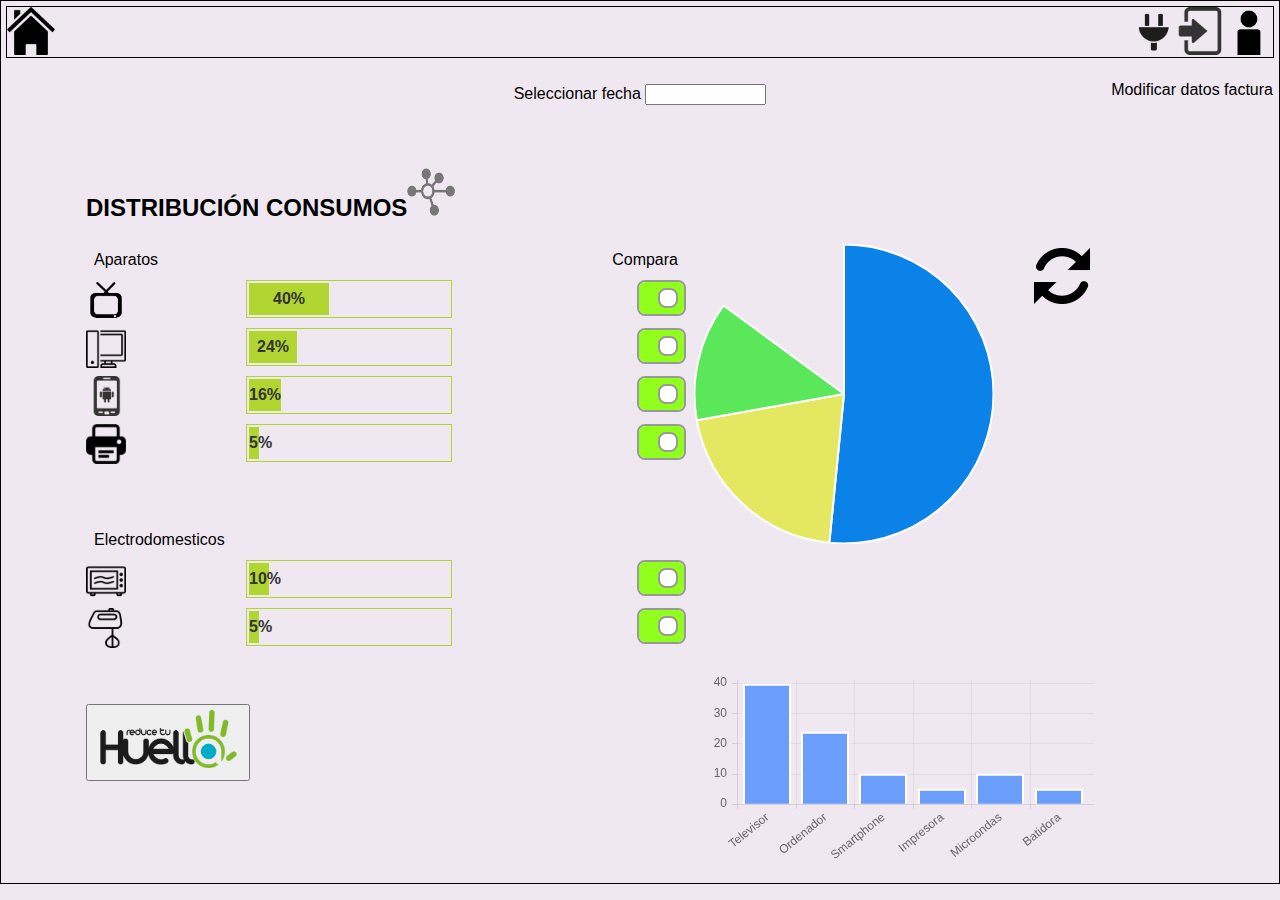
<file: index.html>
<!doctype html>
<html>
<head>
<meta charset="utf-8">
<title>EcoSave - Distribucion Consumos</title>
<body style="background:#F0E8F1">
<!-- css3-mediaqueries.js para internet explorer -->
<!--[if lt IE 9]>
	<script src="http://css3-mediaqueries-js.googlecode.com/svn/trunk/css3-mediaqueries.js"></script>
<![endif]-->

<link href="css/botones.css" rel="stylesheet">
<link href="css/graficos.css" rel="stylesheet">
<link href="css/styles.css" rel="stylesheet">

</head>

<body>

<script src="js/index.js">
</script>

<div id="pagewrap">

	<div id="header">
	    <a href="index.html"><IMG SRC="images/home.png" WIDTH=48 HEIGHT=48 ALT="Nombre de la empresa"></a>
	    <!--<a href=""><IMG SRC="images/config.png" WIDTH=48 HEIGHT=48 ALT="Configuración" P ALIGN=right></a>-->
        <a href=""><IMG SRC="images/yo.png" WIDTH=48 HEIGHT=48 ALT="Mi perfil" P ALIGN=right></a>
        <a href=""><IMG SRC="images/cerrar.png" WIDTH=48 HEIGHT=48 ALT="Cerrar sesión" P ALIGN=right></a>
        <a href="form.html"><IMG SRC="images/enchufe.png" WIDTH=48 HEIGHT=48 ALT="Datos factura" P ALIGN=right></a>
        <a href ="form.html" style="text-decoration:none; color:black;" ><p ALIGN=right >Modificar datos factura</p></a>
	</div>

  <div id="header2"><center><br>

    <link rel="stylesheet" type="text/css" media="all" href="css/jsDatePick_ltr.min.css" />

    <script type="text/javascript" src="js/jsDatePick.min.1.3.js"></script>

    <script type="text/javascript">
    	window.onload = function(){
    		new JsDatePick({
    			useMode:2,
    			target:"inputField",
    			dateFormat:"%d-%M-%Y"

    		});
    	};
    </script>


      Seleccionar fecha

        <input type="text" size="12" id="inputField" />
	</div></center>

	<div id="content">
		<h2>DISTRIBUCIÓN CONSUMOS<IMG SRC="images/distri.png" WIDTH=48 HEIGHT=48></h2>


      <div id="paginacion">
        <span class="izquierda">Aparatos</span>
        <span class="derecha">Compara</span>
      </div>

<br>

<div id="paginacion1">
<span class="izquierda"><IMG SRC="images/tv.png" WIDTH=40 HEIGHT=40></span>
<span class="centro"><div class="grafico"><strong class="barra" id="bar1" style="width: 40%;">40%</strong></div></span>
<span class="derecha"><div class="onoffswitch">
<input type="checkbox" name="onoffswitch" class="onoffswitch-checkbox" id="myonoffswitch" onchange="renderChart(this, 'val')" checked>
<label class="onoffswitch-label" for="myonoffswitch">
<span class="onoffswitch-inner"></span>
<span class="onoffswitch-switch"></span>
</label>
</div>
</span>
</div>


<br>
<br>



<div id="paginacion2">
<span class="izquierda"><IMG SRC="images/computer.png" WIDTH=40 HEIGHT=40></span>
<span class="centro"><div class="grafico"><strong class="barra" id="bar2" style="width: 24%;">24%</strong></div></span>
<span class="derecha"><div class="onoffswitch2">
<input type="checkbox" name="onoffswitch2" class="onoffswitch2-checkbox" id="myonoffswitch2" onchange="renderChart(this, 'val')" checked>
<label class="onoffswitch2-label" for="myonoffswitch2">
<span class="onoffswitch2-inner"></span>
<span class="onoffswitch2-switch"></span>
</label>
</div>
</span>
</div>


<br>
<br>



<div id="paginacion3">
<span class="izquierda"><IMG SRC="images/smartphone.png" WIDTH=40 HEIGHT=40></span>
<span class="centro"><div class="grafico"><strong class="barra" id="bar3" style="width: 16%;">16%</strong></div></span>
<span class="derecha"><div class="onoffswitch3">
<input type="checkbox" name="onoffswitch" class="onoffswitch3-checkbox" id="myonoffswitch3" onchange="renderChart(this, 'val')" checked>
<label class="onoffswitch3-label" for="myonoffswitch3">
<span class="onoffswitch3-inner"></span>
<span class="onoffswitch3-switch"></span>
</label>
</div>
</span>
</div>


<br>
<br>



<div id="paginacion4">
<span class="izquierda"><IMG SRC="images/printer.png" WIDTH=40 HEIGHT=40></span>
<span class="centro"><div class="grafico"><strong class="barra" id="bar4" style="width: 5%;">5%</strong></div></span>
<span class="derecha"><div class="onoffswitch4">
<input type="checkbox" name="onoffswitch" class="onoffswitch4-checkbox" id="myonoffswitch4" onchange="renderChart(this, 'val')" checked>
<label class="onoffswitch4-label" for="myonoffswitch4">
<span class="onoffswitch4-inner"></span>
<span class="onoffswitch4-switch"></span>
</label>
</div>
</span>
</div>


<br>
<br>
<!--
<span class="izquierda"><IMG SRC="images/add.png" WIDTH=48 HEIGHT=48></span>
-->
<br>
<br>

<div id="paginacion">
  <span class="izquierda">Electrodomesticos</span>
</div>

<br>

<div id="paginacion5">
<span class="izquierda"><IMG SRC="images/microwave.png" WIDTH=40 HEIGHT=40></span>
<span class="centro"><div class="grafico"><strong class="barra" id="bar5" style="width: 10%;">10%</strong></div></span>
<span class="derecha"><div class="onoffswitch5">
<input type="checkbox" name="onoffswitch" class="onoffswitch5-checkbox" id="myonoffswitch5" onchange="renderChart(this, 'val')" checked>
<label class="onoffswitch5-label" for="myonoffswitch5">
<span class="onoffswitch5-inner"></span>
<span class="onoffswitch5-switch"></span>
</label>
</div>
</span>
</div>


<br>
<br>



<div id="paginacion6">
<span class="izquierda"><IMG SRC="images/mixer.png" WIDTH=40 HEIGHT=40></span>
<span class="centro"><div class="grafico"><strong class="barra" id="bar6" style="width: 5%;">5%</strong></div></span>
<span class="derecha"><div class="onoffswitch6">
<input type="checkbox" name="onoffswitch" class="onoffswitch6-checkbox" id="myonoffswitch6" onchange="renderChart(this, 'val')" checked>
<label class="onoffswitch6-label" for="myonoffswitch6">
<span class="onoffswitch6-inner"></span>
<span class="onoffswitch6-switch"></span>
</label>
</div>
</span>
</div>



<br>
<br>
<!--
<span class="izquierda"><IMG SRC="images/add.png" WIDTH=48 HEIGHT=48></span>
-->
<br>
<br>

<span class="izquierda"><a href="consumo.html"><button type="button"><IMG SRC="images/reduce.png" WIDTH=148 HEIGHT=68></IMG></button></span>

</div>
<br>
<br>
<br>
<br>




<div id="sidebar">

<IMG SRC="images/refresh.png" WIDTH=64 HEIGHT=64 ALT="Actualizar" P ALIGN=right>
<script src="js/Chart.js"></script>
<div id="canvas-holder">
<canvas id="chart-area" width="300" height="300"></canvas><br><br><br><br><br><br>
<canvas id="chart-area3" width="600" height="300"></canvas>
</div>
<script>

    var pieData = [{value: 40,color:"#0b82e7",highlight: "#0c62ab",label: "Iluminacion"},
    				{
    					value: 16,
    					color: "#e3e860",
    					highlight: "#a9ad47",
    					label: "Electrodomesticos"
    				},
    				{
    					value: 10,
    					color: "#5ae85a",
    					highlight: "#42a642",
    					label: "Otros"
    				},
    			];

    	var barChartData = {
    		labels : ["Televisor", "Ordenador", "Smartphone", "Impresora", "Microondas", "Batidora"],
    		datasets : [
    			{
    				fillColor : "#6b9dfa",
    				strokeColor : "#ffffff",
    				highlightFill: "#1864f2",
    				highlightStroke: "#ffffff",
    				data : [40, 24, 10, 5, 10, 5]
    			}
    		]

    	}

    var ctx = document.getElementById("chart-area").getContext("2d");
    var ctx3 = document.getElementById("chart-area3").getContext("2d");

    window.myPie = new Chart(ctx).Pie(pieData);
    window.myPie = new Chart(ctx3).Bar(barChartData, {responsive:true});
</script>
</div>
<br>
<br>
<br>
<br>
<br>
<br>

<div id="footer">
<h4></h4>
</div>

</div>
</body>
</html>
</file>
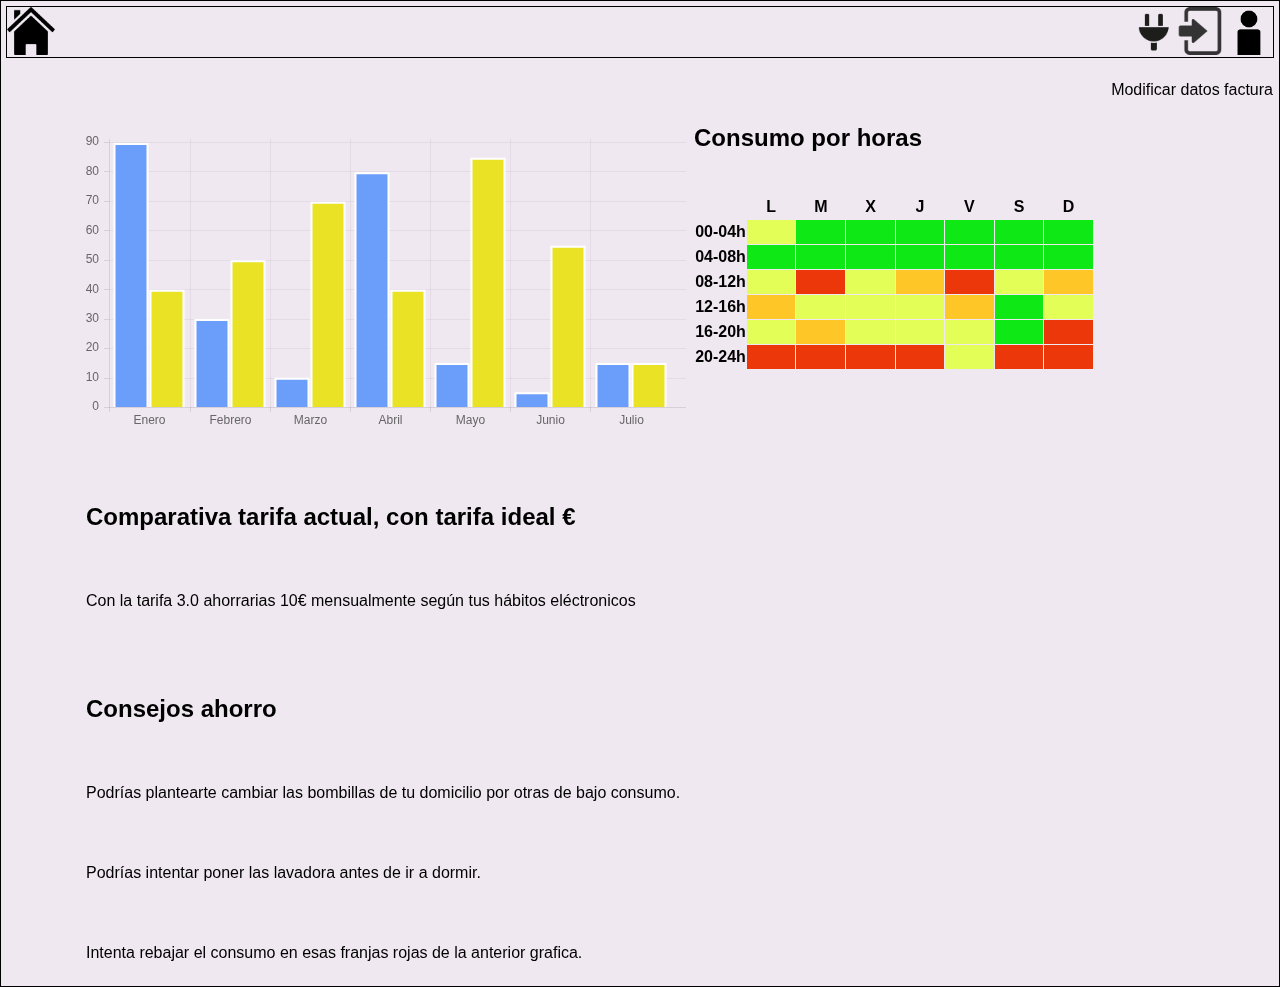
<file: consumo.html>
<!doctype html>
<html>
<head>
<meta charset="utf-8">
<title>EcoSave - Huella Ecologica</title>
<body style="background:#F0E8F1">
<!-- css3-mediaqueries.js para internet explorer -->
<!--[if lt IE 9]>
	<script src="http://css3-mediaqueries-js.googlecode.com/svn/trunk/css3-mediaqueries.js"></script>
<![endif]-->

<link href="css/botones.css" rel="stylesheet">
<link href="css/graficos.css" rel="stylesheet">
<link href="css/styles.css" rel="stylesheet">


</head>

<body>

<div id="pagewrap">

	<div id="header">
      <a href="index.html"><IMG SRC="images/home.png" WIDTH=48 HEIGHT=48 ALT="Nombre de la empresa"></a>
      <!--<a href=""><IMG SRC="images/config.png" WIDTH=48 HEIGHT=48 ALT="Configuración" P ALIGN=right></a>-->
        <a href=""><IMG SRC="images/yo.png" WIDTH=48 HEIGHT=48 ALT="Mi perfil" P ALIGN=right></a>
        <a href=""><IMG SRC="images/cerrar.png" WIDTH=48 HEIGHT=48 ALT="Cerrar sesión" P ALIGN=right></a>
        <a href="form.html"><IMG SRC="images/enchufe.png" WIDTH=48 HEIGHT=48 ALT="Datos factura" P ALIGN=right></a>
        <a href ="form.html" style="text-decoration:none; color:black;" ><p ALIGN=right >Modificar datos factura</p></a>
  </div>

	<div id="content">
<br><br><br>
<script src="js/Chart.js"></script>


<div id="canvas-holder">
<canvas id="chart-area3" width="600" height="300"></canvas>
</div>
<script>


    	var barChartData = {
    		labels : ["Enero","Febrero","Marzo","Abril","Mayo","Junio","Julio"],
    		datasets : [
    			{
    				fillColor : "#6b9dfa",
    				strokeColor : "#ffffff",
    				highlightFill: "#1864f2",
    				highlightStroke: "#ffffff",
    				data : [90,30,10,80,15,5,15]
    			},
    			{
    				fillColor : "#e9e225",
    				strokeColor : "#ffffff",
    				highlightFill : "#ee7f49",
    				highlightStroke : "#ffffff",
    				data : [40,50,70,40,85,55,15]
    			}
    		]

    	}


    var ctx3 = document.getElementById("chart-area3").getContext("2d");


    window.myPie = new Chart(ctx3).Bar(barChartData, {responsive:true});
</script>

<br><br>

		<h2>Comparativa tarifa actual, con tarifa ideal €</h2>

      <br>
      <p>Con la tarifa 3.0 ahorrarias 10€ mensualmente según tus hábitos eléctronicos</p>
      <br><br>
      <h2>Consejos ahorro</h2>
      <br>
      <p>Podrías plantearte cambiar las bombillas de tu domicilio por otras de bajo consumo.</p>
      <br>
      <p>Podrías intentar poner las lavadora antes de ir a dormir.</p>
      <br>
      <p>Intenta rebajar el consumo en esas franjas rojas de la anterior grafica.</p>


</div>
<br>
<br>






<div id="sidebar">


<h2>Consumo por horas</h2>

<br>

  <table id="dist">
  	<tbody>
  		<thead>
  			<tr>
  			<th></th>
  			<th>L</th>
  			<th>M</th>
  			<th>X</th>
  			<th>J</th>
  			<th>V</th>
  			<th>S</th>
  			<th>D</th>
  			</tr>
  		</thead>
  		<tbody>
  			<tr>
  				<th>00-04h</th>
  					<td class="dist dist_-1" id="w1h0"></td>
  					<td class="dist dist_-4" id="w2h0"></td>
  					<td class="dist dist_-4" id="w3h0"></td>
  					<td class="dist dist_-4" id="w4h0"></td>
  					<td class="dist dist_-4" id="w5h0"></td>
  					<td class="dist dist_-4" id="w6h0"></td>
  					<td class="dist dist_-4" id="w7h0"></td>
  			</tr>
  			<tr>
  				<th>04-08h</th>
  					<td class="dist dist_-4" id="w1h1"></td>
  					<td class="dist dist_-4" id="w2h1"></td>
  					<td class="dist dist_-4" id="w3h1"></td>
  					<td class="dist dist_-4" id="w4h1"></td>
  					<td class="dist dist_-4" id="w5h1"></td>
  					<td class="dist dist_-4" id="w6h1"></td>
  					<td class="dist dist_-4" id="w7h1"></td>
  			</tr>
  			<tr>
  				<th>08-12h</th>
  					<td class="dist dist_2" id="w1h2"></td>
  					<td class="dist dist_4" id="w2h2"></td>
  					<td class="dist dist_2" id="w3h2"></td>
  					<td class="dist dist_3" id="w4h2"></td>
  					<td class="dist dist_4" id="w5h2"></td>
  					<td class="dist dist_0" id="w6h2"></td>
  					<td class="dist dist_3" id="w7h2"></td>
  			</tr>
  			<tr>
  				<th>12-16h</th>
  					<td class="dist dist_3" id="w1h3"></td>
  					<td class="dist dist_1" id="w2h3"></td>
  					<td class="dist dist_-2" id="w3h3"></td>
  					<td class="dist dist_0" id="w4h3"></td>
  					<td class="dist dist_3" id="w5h3"></td>
  					<td class="dist dist_-4" id="w6h3"></td>
  					<td class="dist dist_-1" id="w7h3"></td>
  			</tr>
  			<tr>
  				<th>16-20h</th>
  					<td class="dist dist_-1" id="w1h4"></td>
  					<td class="dist dist_3" id="w2h4"></td>
  					<td class="dist dist_-1" id="w3h4"></td>
  					<td class="dist dist_1" id="w4h4"></td>
  					<td class="dist dist_-2" id="w5h4"></td>
  					<td class="dist dist_-4" id="w6h4"></td>
  					<td class="dist dist_4" id="w7h4"></td>
  			</tr>
  			<tr>
  				<th>20-24h</th>
  					<td class="dist dist_4" id="w1h5"></td>
  					<td class="dist dist_4" id="w2h5"></td>
  					<td class="dist dist_4" id="w3h5"></td>
  					<td class="dist dist_4" id="w4h5"></td>
  					<td class="dist dist_-3" id="w5h5"></td>
  					<td class="dist dist_4" id="w6h5"></td>
  					<td class="dist dist_4" id="w7h5"></td>
  			</tr>
  		</tbody>
  	</tbody>
  </table>













</div>





<br>
<br>
<br>
<br>
<br>
<br>

<div id="footer">
<h4></h4>
</div>

</div>
</body>
</html>
</file>
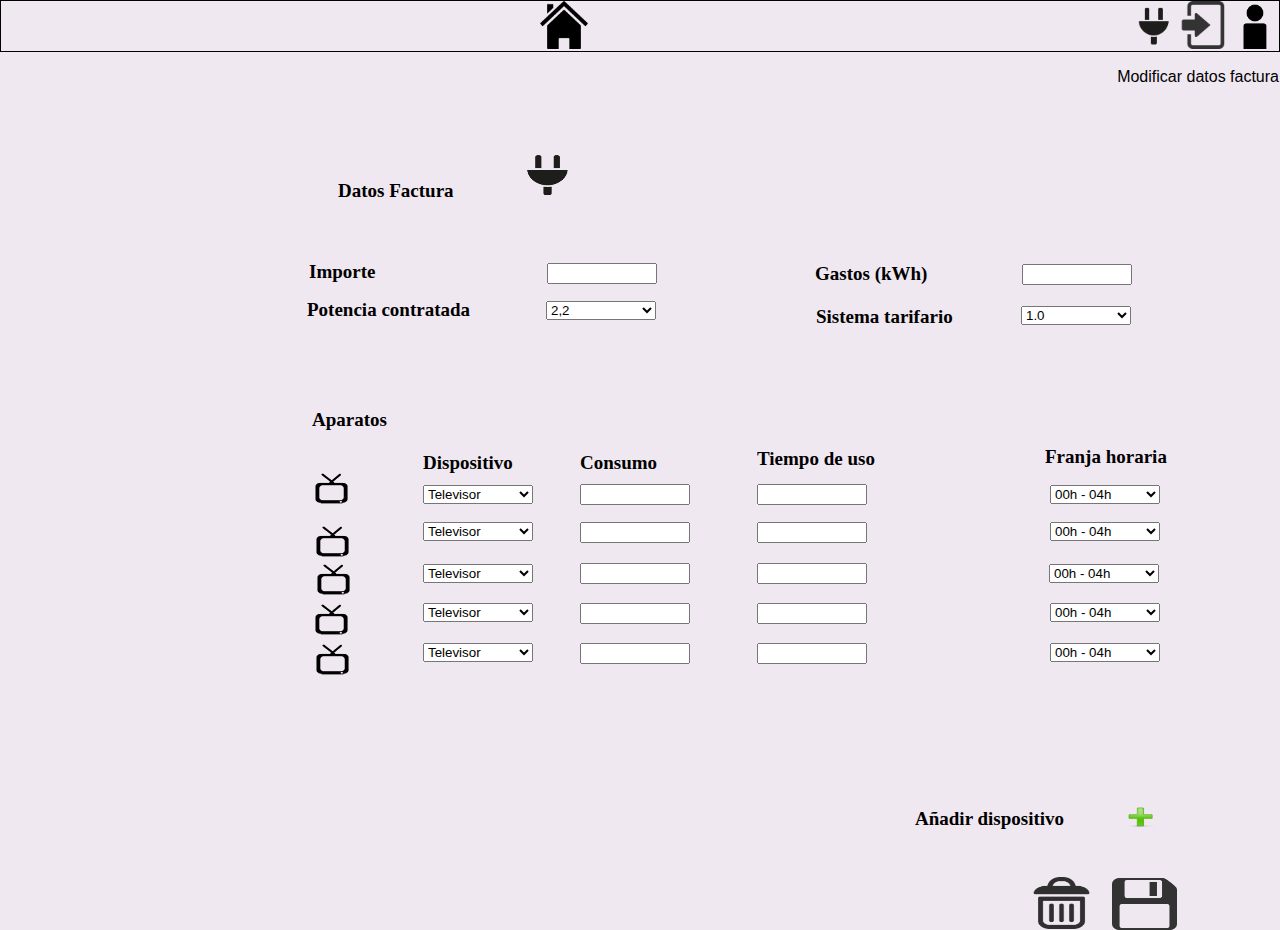
<file: form.html>
<html>
<head>
<title>EcoSave - Form Inputs</title>
<body style="background:#F0E8F1">
  <meta charset="utf-8">
<style type="text/css">
/*----------Text Styles----------*/
.ws6 {font-size: 8px;}
.ws7 {font-size: 9.3px;}
.ws8 {font-size: 11px;}
.ws9 {font-size: 12px;}
.ws10 {font-size: 13px;}
.ws11 {font-size: 15px;}
.ws12 {font-size: 16px;}
.ws14 {font-size: 19px;}
.ws16 {font-size: 21px;}
.ws18 {font-size: 24px;}
.ws20 {font-size: 27px;}
.ws22 {font-size: 29px;}
.ws24 {font-size: 32px;}
.ws26 {font-size: 35px;}
.ws28 {font-size: 37px;}
.ws36 {font-size: 48px;}
.ws48 {font-size: 64px;}
.ws72 {font-size: 96px;}
.wpmd {font-size: 13px;font-family: 'Arial';font-style: normal;font-weight: normal;}
/*----------Para Styles----------*/
DIV,UL,OL /* Left */
{
 margin-top: 0px;
 margin-left: 0px;
 margin-bottom: 0px;
}
</style>
<link href="css/styles.css" rel="stylesheet">

<style type="text/css">
div#container
{
	position:relative;
	width: auto;
	margin-top: 0px;
	margin-left: 300px;
	margin-right: auto;
	text-align:left;
}
body {text-align:center;margin:0}
</style>
<script src="js/form.js">
</script>
</head>

<body>
	<div id="header">
	    <a href="index.html"><IMG SRC="images/home.png" WIDTH=48 HEIGHT=48 ALT="Nombre de la empresa"></a>
	    <!--<a href=""><IMG SRC="images/config.png" WIDTH=48 HEIGHT=48 ALT="Configuración" P ALIGN=right></a>-->
        <a href=""><IMG SRC="images/yo.png" WIDTH=48 HEIGHT=48 ALT="Mi perfil" P ALIGN=right></a>
        <a href=""><IMG SRC="images/cerrar.png" WIDTH=48 HEIGHT=48 ALT="Cerrar sesión" P ALIGN=right></a>
        <a href="form.html"><IMG SRC="images/enchufe.png" WIDTH=48 HEIGHT=48 ALT="Datos factura" P ALIGN=right></a>
        <a href ="form.html" style="text-decoration:none; color:black;" ><p ALIGN=right >Modificar datos factura</p></a>
	</div>


<div id="container">


<form action="index.html" name="form1" onsubmit="validateForm();">
<input name="formtext1" type="text" style="position:absolute;width:110px;left:247px;top:195px;z-index:1">
<input name="formtext2" type="text" style="position:absolute;width:110px;left:722px;top:196px;z-index:2">
<input name="formtext3" type="text" style="position:absolute;width:110px;left:280px;top:416px;z-index:3">
<input name="formtext4" type="text" style="position:absolute;width:110px;left:457px;top:416px;z-index:4">
<input name="formtext5" type="text" style="position:absolute;width:110px;left:280px;top:495px;z-index:5">
<input name="formtext6" type="text" style="position:absolute;width:110px;left:457px;top:495px;z-index:6">
<input name="formtext7" type="text" style="position:absolute;width:110px;left:280px;top:454px;z-index:7">
<input name="formtext8" type="text" style="position:absolute;width:110px;left:457px;top:454px;z-index:8">
<input name="formtext9" type="text" style="position:absolute;width:110px;left:280px;top:535px;z-index:17">
<input name="formtext10" type="text" style="position:absolute;width:110px;left:457px;top:535px;z-index:18">
<input name="formtext13" type="text" style="position:absolute;width:110px;left:280px;top:575px;z-index:19">
<input name="formtext14" type="text" style="position:absolute;width:110px;left:457px;top:575px;z-index:20">
<input name="Submit" type="image" id="btn1" style="position:absolute;overflow:hidden;left:812px;top:810px;width:65px;height:52px;z-index:21" src="images/save.png"> 



<select name="formselect1" style="position:absolute;left:246px;top:233px;width:110px;z-index:9">
<option value="2,2">2,2</option>
<option value="3,3">3,3</option>
<option value="4,4">4,4</option>
<option value="5,5">5,5</option>
<option value="6,6">6,6</option>
</select>

<select name="formselect2" style="position:absolute;left:721px;top:238px;width:110px;z-index:10">
  <option value="1.0">1.0</option>
  <option value="2.0">2.0</option>
  <option value="3.0">3.0</option>
</select>

<select name="formselect3" style="position:absolute;left:750px;top:417px;width:110px;z-index:11">
<option value="op1">00h - 04h</option>
<option value="op2">04h - 08h</option>
<option value="op3">08h - 12h</option>
<option value="op4">12h - 16h</option>
<option value="op5">16h - 20h</option>
<option value="op6">20h - 00h</option>
</select>

<select name="formselect4" style="position:absolute;left:750px;top:454px;width:110px;z-index:12">
<option value="op1">00h - 04h</option>
<option value="op2">04h - 08h</option>
<option value="op3">08h - 12h</option>
<option value="op4">12h - 16h</option>
<option value="op5">16h - 20h</option>
<option value="op6">20h - 00h</option>
</select>

<select name="formselect5" style="position:absolute;left:749px;top:496px;width:110px;z-index:13">
<option value="op1">00h - 04h</option>
<option value="op2">04h - 08h</option>
<option value="op3">08h - 12h</option>
<option value="op4">12h - 16h</option>
<option value="op5">16h - 20h</option>
<option value="op6">20h - 00h</option>
</select>

<select name="formselect6" style="position:absolute;left:750px;top:575px;width:110px;z-index:21">
<option value="op1">00h - 04h</option>
<option value="op2">04h - 08h</option>
<option value="op3">08h - 12h</option>
<option value="op4">12h - 16h</option>
<option value="op5">16h - 20h</option>
<option value="op6">20h - 00h</option>
</select>

<select name="formselect7" style="position:absolute;left:750px;top:535px;width:110px;z-index:22">
<option value="op1">00h - 04h</option>
<option value="op2">04h - 08h</option>
<option value="op3">08h - 12h</option>
<option value="op4">12h - 16h</option>
<option value="op5">16h - 20h</option>
<option value="op6">20h - 00h</option>
</select>

<select name="formselect8" onchange="changeImg(this, 'img2');" style="position:absolute;left:123px;top:417px;width:110px;z-index:11">
<option value="images/tv.png">Televisor</option>
<option value="images/nevera.png">Nevera</option>
<option value="images/microwave.png">Microondas</option>
<option value="images/lavadora.png">Lavadora</option>
<option value="images/computer.png">Ordenador</option>
<option value="images/smartphone.png">Smartphone</option>
<option value="images/radiador.png">Calefacción</option>
<option value="images/enchufe.png">Iluminacion</option>
<option value="images/enchufe.png">Otros...</option>
</select>

<select name="formselect9" onchange="changeImg(this, 'img3');" style="position:absolute;left:123px;top:454px;width:110px;z-index:12">
<option value="images/tv.png">Televisor</option>
<option value="images/nevera.png">Nevera</option>
<option value="images/microwave.png">Microondas</option>
<option value="images/lavadora.png">Lavadora</option>
<option value="images/computer.png">Ordenador</option>
<option value="images/smartphone.png">Smartphone</option>
<option value="images/radiador.png">Calefacción</option>
<option value="images/enchufe.png">Iluminacion</option>
<option value="images/enchufe.png">Otros...</option>
</select>

<select name="formselect10" onchange="changeImg(this, 'img4');" style="position:absolute;left:123px;top:496px;width:110px;z-index:13">
<option value="images/tv.png">Televisor</option>
<option value="images/nevera.png">Nevera</option>
<option value="images/microwave.png">Microondas</option>
<option value="images/lavadora.png">Lavadora</option>
<option value="images/computer.png">Ordenador</option>
<option value="images/smartphone.png">Smartphone</option>
<option value="images/radiador.png">Calefacción</option>
<option value="images/enchufe.png">Iluminacion</option>
<option value="images/enchufe.png">Otros...</option>
</select>

<select name="formselect11" onchange="changeImg(this, 'img5');" style="position:absolute;left:123px;top:535px;width:110px;z-index:12">
<option value="images/tv.png">Televisor</option>
<option value="images/nevera.png">Nevera</option>
<option value="images/microwave.png">Microondas</option>
<option value="images/lavadora.png">Lavadora</option>
<option value="images/computer.png">Ordenador</option>
<option value="images/smartphone.png">Smartphone</option>
<option value="images/radiador.png">Calefacción</option>
<option value="images/enchufe.png">Iluminacion</option>
<option value="images/enchufe.png">Otros...</option>
</select>

<select name="formselect12" onchange="changeImg(this, 'img6');" style="position:absolute;left:123px;top:575px;width:110px;z-index:13">
<option value="images/tv.png">Televisor</option>
<option value="images/nevera.png">Nevera</option>
<option value="images/microwave.png">Microondas</option>
<option value="images/lavadora.png">Lavadora</option>
<option value="images/computer.png">Ordenador</option>
<option value="images/smartphone.png">Smartphone</option>
<option value="images/radiador.png">Calefacción</option>
<option value="images/enchufe.png">Iluminacion</option>
<option value="images/enchufe.png">Otros...</option>
</select>





<div id="image2" style="position:absolute; overflow:hidden; left:11px; top:404px; width:41px; height:33px; z-index:14"><img id="img2" src="images/tv.png" alt="" border=0 width=41 height=33></div>

<div id="image3" style="position:absolute; overflow:hidden; left:12px; top:457px; width:41px; height:33px; z-index:15"><img id="img3" src="images/tv.png" alt="" border=0 width=41 height=33></div>

<div id="image4" style="position:absolute; overflow:hidden; left:13px; top:495px; width:41px; height:33px; z-index:16"><img id="img4" src="images/tv.png" alt="" border=0 width=41 height=33></div>

<div id="image5" style="position:absolute; overflow:hidden; left:11px; top:535px; width:41px; height:33px; z-index:23"><img id="img5" src="images/tv.png" alt="" border=0 width=41 height=33></div>

<div id="image6" style="position:absolute; overflow:hidden; left:12px; top:575px; width:41px; height:33px; z-index:24"><img id="img6" src="images/tv.png" alt="" border=0 width=41 height=33></div>
<!--
<div id="image7" style="position:absolute; overflow:hidden; left:820px; top:548px; width:41px; height:33px; z-index:39"><img src="images/add.png" alt="" border=0 width=41 height=33></div>
-->
<div id="btn2" style="position:absolute; overflow:hidden; left:820px; top:733px; width:41px; height:38px; z-index:41"><img src="images/add.png"  alt="" border=0 width=41 height=33 onclick="addDispositivo()"></div>
<!--
<div id="image9" style="position:absolute; overflow:hidden; left:647px; top:809px; width:65px; height:52px; z-index:42"><img src="images/refresh.png" alt="" border=0 width=65 height=52></div>
-->
<a href="form.html" id="btn3" style="position:absolute; overflow:hidden; left:729px; top:809px; width:65px; height:52px; z-index:43"><img src="images/trash.png"  href="form.html" alt="" border=0 width=65 height=52></a>
<!--
<div id="image11" style="position:absolute; overflow:hidden; left:812px; top:810px; width:65px; height:52px; z-index:44"><img src="images/save.png" alt="" border=0 width=65 height=52></div>
-->
<div id="image12" style="position:absolute; overflow:hidden; left:214px; top:80px; width:65px; height:52px; z-index:45"><img src="images/enchufe.png" alt="" border=0 width=65 height=52></div>




<div id="text1" style="position:absolute; overflow:hidden; left:38px; top:111px; width:174px; height:31px; z-index:25"><div class="wpmd">
<div><font class="ws14" face="Adobe Hebrew"><B>Datos Factura</B></font></div>
</div></div>

<div id="text2" style="position:absolute; overflow:hidden; left:12px; top:340px; width:220px; height:31px; z-index:26"><div class="wpmd">
<div><font class="ws14" face="Adobe Hebrew"><B>Aparatos</B></font></div>
</div></div>
<!--
<div id="text4" style="position:absolute; overflow:hidden; left:4px; top:586px; width:249px; height:31px; z-index:27"><div class="wpmd">
<div><font class="ws14" face="Adobe Hebrew"><B>Electrodomesticos</B></font></div>
</div></div>
-->
<div id="text5" style="position:absolute; overflow:hidden; left:9px; top:192px; width:178px; height:31px; z-index:28"><div class="wpmd">
<div><font class="ws14" face="Adobe Hebrew"><B>Importe</B></font></div>
<div><font class="ws14" face="Adobe Hebrew"><B><BR></B></font></div>
</div></div>

<div id="text6" style="position:absolute; overflow:hidden; left:7px; top:230px; width:228px; height:31px; z-index:29"><div class="wpmd">
<div><font class="ws14" face="Adobe Hebrew"><B>Potencia contratada</B></font></div>
<div><font class="ws14" face="Adobe Hebrew"><B><BR></B></font></div>
</div></div>

<div id="text7" style="position:absolute; overflow:hidden; left:515px; top:194px; width:200px; height:31px; z-index:30"><div class="wpmd">
<div><font class="ws14" face="Adobe Hebrew"><B>Gastos (kWh)</B></font></div>
</div></div>

<div id="text8" style="position:absolute; overflow:hidden; left:516px; top:237px; width:199px; height:31px; z-index:31"><div class="wpmd">
<div><font class="ws14" face="Adobe Hebrew"><B>Sistema tarifario</B></font></div>
<div><font class="ws14" face="Adobe Hebrew"><B><BR></B></font></div>
</div></div>

<div id="text9" style="position:absolute; overflow:hidden; left:280px; top:383px; width:117px; height:31px; z-index:32"><div class="wpmd">
<div><font class="ws14" face="Adobe Hebrew"><B>Consumo</B></font></div>
</div></div>

<div id="text10" style="position:absolute; overflow:hidden; left:457px; top:379px; width:182px; height:31px; z-index:33"><div class="wpmd">
<div><font class="ws14" face="Adobe Hebrew"><B>Tiempo de uso</B></font></div>
<div><font class="ws14" face="Adobe Hebrew"><B><BR></B></font></div>
</div></div>

<div id="text11" style="position:absolute; overflow:hidden; left:745px; top:377px; width:189px; height:31px; z-index:34"><div class="wpmd">
<div><font class="ws14" face="Adobe Hebrew"><B>Franja horaria</B></font></div>
<div><font class="ws14" face="Adobe Hebrew"><B><BR></B></font></div>
</div></div>
<!--
<div id="text12" style="position:absolute; overflow:hidden; left:130px; top:623px; width:142px; height:31px; z-index:35"><div class="wpmd">
<div><font class="ws14" face="Adobe Hebrew"><B>Consumo</B></font></div>
</div></div>
-->
<!--
<div id="text13" style="position:absolute; overflow:hidden; left:457px; top:618px; width:172px; height:31px; z-index:36"><div class="wpmd">
<div><font class="ws14" face="Adobe Hebrew"><B>Tiempo de uso</B></font></div>
<div><font class="ws14" face="Adobe Hebrew"><B><BR></B></font></div>
</div></div>
-->
<!--
<div id="text14" style="position:absolute; overflow:hidden; left:748px; top:619px; width:185px; height:31px; z-index:37"><div class="wpmd">
<div><font class="ws14" face="Adobe Hebrew"><B>Franja horaria</B></font></div>
<div><font class="ws14" face="Adobe Hebrew"><B><BR></B></font></div>
</div></div>
-->
<!--
<div id="text15" style="position:absolute; overflow:hidden; left:613px; top:554px; width:209px; height:31px; z-index:38"><div class="wpmd">
<div><font class="ws14" face="Adobe Hebrew"><B>Añadir dispositivo</B></font></div>
</div></div>
-->
<div id="btn4" style="position:absolute; overflow:hidden; left:615px; top:739px; width:209px; height:38px; z-index:40"><div class="wpmd">
<div  onclick="addDispositivo();"><font class="ws14"  face="Adobe Hebrew"><B>Añadir dispositivo</B></font></div>
</div></div>

<div id="text17" style="position:absolute; overflow:hidden; left:123px; top:383px; width:117px; height:31px; z-index:32"><div class="wpmd">
<div><font class="ws14" face="Adobe Hebrew"><B>Dispositivo</B></font></div>
</div></div>
</form>


	</div>
</div></body>
</html>
</file>
<file: css/botones.css>
.onoffswitch {
    position: relative; width: 49px;
    -webkit-user-select:none; -moz-user-select:none; -ms-user-select: none;
}
.onoffswitch-checkbox {
    display: none;
}
.onoffswitch-label {
    display: block; overflow: hidden; cursor: pointer;
    border: 2px solid #999999; border-radius: 8px;
}
.onoffswitch-inner {
    display: block; width: 200%; margin-left: -100%;
    transition: margin 0.3s ease-in 0s;
}
.onoffswitch-inner:before, .onoffswitch-inner:after {
    display: block; float: left; width: 50%; height: 32px; padding: 0; line-height: 32px;
    font-size: 14px; color: white; font-family: Trebuchet, Arial, sans-serif; font-weight: bold;
    box-sizing: border-box;
}
.onoffswitch-inner:before {
    content: "";
    padding-left: 10px;
    background-color: #91FF1C; color: #FFFFFF;
}
.onoffswitch-inner:after {
    content: "";
    padding-right: 10px;
    background-color: #EEEEEE; color: #000000;
    text-align: right;
}
.onoffswitch-switch {
    display: block; width: 16px; margin: 8px;
    background: #FFFFFF;
    position: absolute; top: 0; bottom: 0;
    right: 13px;
    border: 2px solid #999999; border-radius: 8px;
    transition: all 0.3s ease-in 0s;
}
.onoffswitch-checkbox:checked + .onoffswitch-label .onoffswitch-inner {
    margin-left: 0;
}
.onoffswitch-checkbox:checked + .onoffswitch-label .onoffswitch-switch {
    right: 0px;
}









.onoffswitch2 {
    position: relative; width: 49px;
    -webkit-user-select:none; -moz-user-select:none; -ms-user-select: none;
}
.onoffswitch2-checkbox {
    display: none;
}
.onoffswitch2-label {
    display: block; overflow: hidden; cursor: pointer;
    border: 2px solid #999999; border-radius: 8px;
}
.onoffswitch2-inner {
    display: block; width: 200%; margin-left: -100%;
    transition: margin 0.3s ease-in 0s;
}
.onoffswitch2-inner:before, .onoffswitch2-inner:after {
    display: block; float: left; width: 50%; height: 32px; padding: 0; line-height: 32px;
    font-size: 14px; color: white; font-family: Trebuchet, Arial, sans-serif; font-weight: bold;
    box-sizing: border-box;
}
.onoffswitch2-inner:before {
    content: "";
    padding-left: 10px;
    background-color: #91FF1C; color: #FFFFFF;
}
.onoffswitch2-inner:after {
    content: "";
    padding-right: 10px;
    background-color: #EEEEEE; color: #000000;
    text-align: right;
}
.onoffswitch2-switch {
    display: block; width: 16px; margin: 8px;
    background: #FFFFFF;
    position: absolute; top: 0; bottom: 0;
    right: 13px;
    border: 2px solid #999999; border-radius: 8px;
    transition: all 0.3s ease-in 0s;
}
.onoffswitch2-checkbox:checked + .onoffswitch2-label .onoffswitch2-inner {
    margin-left: 0;
}
.onoffswitch2-checkbox:checked + .onoffswitch2-label .onoffswitch2-switch {
    right: 0px;
}












.onoffswitch3 {
    position: relative; width: 49px;
    -webkit-user-select:none; -moz-user-select:none; -ms-user-select: none;
}
.onoffswitch3-checkbox {
    display: none;
}
.onoffswitch3-label {
    display: block; overflow: hidden; cursor: pointer;
    border: 2px solid #999999; border-radius: 8px;
}
.onoffswitch3-inner {
    display: block; width: 200%; margin-left: -100%;
    transition: margin 0.3s ease-in 0s;
}
.onoffswitch3-inner:before, .onoffswitch3-inner:after {
    display: block; float: left; width: 50%; height: 32px; padding: 0; line-height: 32px;
    font-size: 14px; color: white; font-family: Trebuchet, Arial, sans-serif; font-weight: bold;
    box-sizing: border-box;
}
.onoffswitch3-inner:before {
    content: "";
    padding-left: 10px;
    background-color: #91FF1C; color: #FFFFFF;
}
.onoffswitch3-inner:after {
    content: "";
    padding-right: 10px;
    background-color: #EEEEEE; color: #000000;
    text-align: right;
}
.onoffswitch3-switch {
    display: block; width: 16px; margin: 8px;
    background: #FFFFFF;
    position: absolute; top: 0; bottom: 0;
    right: 13px;
    border: 2px solid #999999; border-radius: 8px;
    transition: all 0.3s ease-in 0s;
}
.onoffswitch3-checkbox:checked + .onoffswitch3-label .onoffswitch3-inner {
    margin-left: 0;
}
.onoffswitch3-checkbox:checked + .onoffswitch3-label .onoffswitch3-switch {
    right: 0px;
}







.onoffswitch4 {
    position: relative; width: 49px;
    -webkit-user-select:none; -moz-user-select:none; -ms-user-select: none;
}
.onoffswitch4-checkbox {
    display: none;
}
.onoffswitch4-label {
    display: block; overflow: hidden; cursor: pointer;
    border: 2px solid #999999; border-radius: 8px;
}
.onoffswitch4-inner {
    display: block; width: 200%; margin-left: -100%;
    transition: margin 0.3s ease-in 0s;
}
.onoffswitch4-inner:before, .onoffswitch4-inner:after {
    display: block; float: left; width: 50%; height: 32px; padding: 0; line-height: 32px;
    font-size: 14px; color: white; font-family: Trebuchet, Arial, sans-serif; font-weight: bold;
    box-sizing: border-box;
}
.onoffswitch4-inner:before {
    content: "";
    padding-left: 10px;
    background-color: #91FF1C; color: #FFFFFF;
}
.onoffswitch4-inner:after {
    content: "";
    padding-right: 10px;
    background-color: #EEEEEE; color: #000000;
    text-align: right;
}
.onoffswitch4-switch {
    display: block; width: 16px; margin: 8px;
    background: #FFFFFF;
    position: absolute; top: 0; bottom: 0;
    right: 13px;
    border: 2px solid #999999; border-radius: 8px;
    transition: all 0.3s ease-in 0s;
}
.onoffswitch4-checkbox:checked + .onoffswitch4-label .onoffswitch4-inner {
    margin-left: 0;
}
.onoffswitch4-checkbox:checked + .onoffswitch4-label .onoffswitch4-switch {
    right: 0px;
}







.onoffswitch5 {
    position: relative; width: 49px;
    -webkit-user-select:none; -moz-user-select:none; -ms-user-select: none;
}
.onoffswitch5-checkbox {
    display: none;
}
.onoffswitch5-label {
    display: block; overflow: hidden; cursor: pointer;
    border: 2px solid #999999; border-radius: 8px;
}
.onoffswitch5-inner {
    display: block; width: 200%; margin-left: -100%;
    transition: margin 0.3s ease-in 0s;
}
.onoffswitch5-inner:before, .onoffswitch5-inner:after {
    display: block; float: left; width: 50%; height: 32px; padding: 0; line-height: 32px;
    font-size: 14px; color: white; font-family: Trebuchet, Arial, sans-serif; font-weight: bold;
    box-sizing: border-box;
}
.onoffswitch5-inner:before {
    content: "";
    padding-left: 10px;
    background-color: #91FF1C; color: #FFFFFF;
}
.onoffswitch5-inner:after {
    content: "";
    padding-right: 10px;
    background-color: #EEEEEE; color: #000000;
    text-align: right;
}
.onoffswitch5-switch {
    display: block; width: 16px; margin: 8px;
    background: #FFFFFF;
    position: absolute; top: 0; bottom: 0;
    right: 13px;
    border: 2px solid #999999; border-radius: 8px;
    transition: all 0.3s ease-in 0s;
}
.onoffswitch5-checkbox:checked + .onoffswitch5-label .onoffswitch5-inner {
    margin-left: 0;
}
.onoffswitch5-checkbox:checked + .onoffswitch5-label .onoffswitch5-switch {
    right: 0px;
}

















.onoffswitch6 {
    position: relative; width: 49px;
    -webkit-user-select:none; -moz-user-select:none; -ms-user-select: none;
}
.onoffswitch6-checkbox {
    display: none;
}
.onoffswitch6-label {
    display: block; overflow: hidden; cursor: pointer;
    border: 2px solid #999999; border-radius: 8px;
}
.onoffswitch6-inner {
    display: block; width: 200%; margin-left: -100%;
    transition: margin 0.3s ease-in 0s;
}
.onoffswitch6-inner:before, .onoffswitch6-inner:after {
    display: block; float: left; width: 50%; height: 32px; padding: 0; line-height: 32px;
    font-size: 14px; color: white; font-family: Trebuchet, Arial, sans-serif; font-weight: bold;
    box-sizing: border-box;
}
.onoffswitch6-inner:before {
    content: "";
    padding-left: 10px;
    background-color: #91FF1C; color: #FFFFFF;
}
.onoffswitch6-inner:after {
    content: "";
    padding-right: 10px;
    background-color: #EEEEEE; color: #000000;
    text-align: right;
}
.onoffswitch6-switch {
    display: block; width: 16px; margin: 8px;
    background: #FFFFFF;
    position: absolute; top: 0; bottom: 0;
    right: 13px;
    border: 2px solid #999999; border-radius: 8px;
    transition: all 0.3s ease-in 0s;
}
.onoffswitch6-checkbox:checked + .onoffswitch6-label .onoffswitch6-inner {
    margin-left: 0;
}
.onoffswitch6-checkbox:checked + .onoffswitch6-label .onoffswitch6-switch {
    right: 0px;
}
</file>
<file: css/graficos.css>
#paginacion {
  border: 0px solid #F0E8F1;
  background-color: #F0E8F1;
  padding: .5em;
}

.derecha   { float: right; }
.izquierda { float: left;  }
.centro { float: left; margin-left: 120px; }


.grafico {
position: relative;
width: 200px;
border: 1px solid #B1D632;
padding: 2px;
}
.grafico .barra {
display: block;
position: relative;
background: #B1D632;
text-align: center;
color: #333;
height: 2em;
line-height: 2em;
}
.grafico .barra span {
position: absolute; left: 1em;
}


table#dist {
    border-spacing: 1px;
    border-collapse: separate;
    margin-left: auto;
    margin-right: auto;
}

table {
    background-color: transparent;
}

table {
    border-spacing: 0;
    border-collapse: collapse;
}

#dist th {
    width: 55px;
    text-align: center;
}

th {
    text-align: left;
}

td, th {
    padding: 0;
}

.dist_-4 {
    background: #0ee815;
}

.dist_-3 {
    background: #E3FF57;
}

.dist_-2 {
    background: #E3FF57;
}


.dist_-1 {
    background: #E3FF57;
}

.dist_0 {
    background: #E3FF57;
}

.dist_1 {
    background: #E3FF57;
}

.dist_2 {
    background: #E3FF57;
}


.dist_3 {
    background: #FFC627;
}

.dist_4 {
    background: #ec370a;
}
</file>
<file: css/styles.css>
body {
	font: 1em/150% Arial, Helvetica, sans-serif;
}
a {
	color: #669;
	texto-decoration: none;
}
a:hover {
	texto-decoration: underline;
}
h1 {
	font: bold 36px/100% Arial, Helvetica, sans-serif;
}

/************************************************************************************
ESTRUCTURA
*************************************************************************************/
#pagewrap {
	padding: 5px;
	width: auto;
	margin: -8px;
  height: auto;
}
#header {
	height: 50px;
}
#header2 {
	height: 90px;
}
#content {
	width: 600px;
	float: left;
  margin-left: 80px;
}
#sidebar {
	width: 400px;
	float: right;
  margin-right: 180px;
}
#footer {
	clear: both;
}

/************************************************************************************
MEDIA QUERIES
*************************************************************************************/
/* para 980px o menos */
@media screen and (max-width: 980px) {

	#pagewrap {
		width: 94%;
	}
	#content {
		width: 65%;
	}
	#sidebar {
		width: 30%;
	}

}

/* para 700px o menos */
@media screen and (max-width: 700px) {

	#content {
		width: auto;
		float: none;
	}
	#sidebar {
		width: auto;
		float: none;
	}

}

/* para 480px o menos */
@media screen and (max-width: 480px) {

	#header {
		height: auto;
		display: block;
	}
	h1 {
		font-size: 24px;
	}
	#sidebar {
		display: none;
	}

}

/* borde & guideline */
#content {
	background: #F0E8F1;
}
#sidebar {
	background: #F0E8F1;
}
#header, #content, #sidebar {
	margin-bottom: auto;
}
#pagewrap, #header {
	border: solid 1px #000;
}
.botones_foot{
	clear: both;
    position: relative;
    z-index: 10;
    height: 3em;
    margin-top: -3em;
    width: 90%;
    text-align: center
}
</file>
<file: css/jsDatePick_ltr.min.css>
.JsDatePickBox{position:relative;width:212px;font-family:Arial;}.JsDatePickBox .jsDatePickCloseButton{cursor:pointer;position:absolute;z-index:1;top:1px;right:10px;width:33px;height:13px;background:url(img/closeButton_normal.gif) left top no-repeat;}.JsDatePickBox .jsDatePickCloseButtonOver{cursor:pointer;position:absolute;z-index:1;top:1px;right:10px;width:33px;height:13px;background:url(img/closeButton_over.gif) left top no-repeat;}.JsDatePickBox .jsDatePickCloseButtonDown{cursor:pointer;position:absolute;z-index:1;top:1px;right:10px;width:33px;height:13px;background:url(img/closeButton_down.gif) left top no-repeat;}.JsDatePickBox .boxLeftWall{float:left;width:7px;margin:0;padding:0;}.JsDatePickBox .boxLeftWall .leftTopCorner{margin:0;padding:0;width:7px;height:8px;background:url(img/boxTopLeftCorner.png) left top no-repeat;overflow:hidden;}.JsDatePickBox .boxLeftWall .leftBottomCorner{margin:0;padding:0;width:7px;height:8px;background:url(img/boxBottomLeftCorner.png) left top no-repeat;overflow:hidden;}.JsDatePickBox .boxLeftWall .leftWall{margin:0;padding:0;width:7px;background:url(img/boxSideWallPx.gif) #fff left top repeat-y;overflow:hidden;}.JsDatePickBox .boxRightWall{float:left;width:7px;margin:0;padding:0;}.JsDatePickBox .boxRightWall .rightTopCorner{margin:0;padding:0;width:7px;height:8px;background:url(img/boxTopRightCorner.png) left top no-repeat;overflow:hidden;}.JsDatePickBox .boxRightWall .rightBottomCorner{margin:0;padding:0;width:7px;height:8px;background:url(img/boxBottomRightCorner.png) left top no-repeat;overflow:hidden;}.JsDatePickBox .boxRightWall .rightWall{margin:0;padding:0;width:7px;background:url(img/boxSideWallPx.gif) #fff right top repeat-y;overflow:hidden;}.JsDatePickBox .topWall{position:absolute;overflow:hidden;top:0;left:7px;width:198px;height:4px;background:url(img/boxTopPx.gif) #fff left top repeat-x;}.JsDatePickBox .bottomWall{position:absolute;overflow:hidden;bottom:-1px;left:7px;width:198px;height:4px;background:url(img/boxTopPx.gif) #fff left top repeat-x;}.JsDatePickBox .hiddenBoxLeftWall{float:left;width:0;overflow:hidden;overflow:hidden;}.JsDatePickBox .hiddenBoxRightWall{float:left;width:0;overflow:hidden;overflow:hidden;}.JsDatePickBox .boxMain{float:left;background-color:#fff;margin:0;padding:15px 0 5px 0;}.JsDatePickBox .boxMainStripped{background:#fff;border:none;}.JsDatePickBox .tooltip{height:12px;line-height:11px;overflow:hidden;font-size:10px;color:#666;text-align:left;padding:0;margin:2px 0 2px 0;}.JsDatePickBox .weekDaysRow{height:12px;overflow:hidden;line-height:11px;font-size:10px;color:#666;text-align:center;padding:0;margin:2px 0 0 0;}.JsDatePickBox .weekDaysRow .weekDay{float:left;height:14px;overflow:hidden;width:24px;margin:0 5px 0 0;padding:0;}.JsDatePickBox .boxMainInner{background:#fff;width:198px;float:left;margin:5px 0 0 0;padding:0;}.JsDatePickBox .boxMainCellsContainer{background-color:#fff;margin:0;padding:0;}.JsDatePickBox .boxMainInner .controlsBar{overflow:hidden;height:20px;position:relative;}.JsDatePickBox .boxMainInner .controlsBarText{overflow:hidden;height:20px;line-height:20px;color:#000;font-size:12px;text-align:center;}.JsDatePickBox .boxMainInner .monthForwardButton{overflow:hidden;cursor:pointer;width:20px;height:20px;position:absolute;top:0;right:22px;background:url(img/monthForward_normal.gif) left top no-repeat;}.JsDatePickBox .boxMainInner .monthForwardButtonOver{overflow:hidden;cursor:pointer;width:20px;height:20px;position:absolute;top:0;right:22px;background:url(img/monthForward_over.gif) left top no-repeat;}.JsDatePickBox .boxMainInner .monthForwardButtonDown{overflow:hidden;cursor:pointer;width:20px;height:20px;position:absolute;top:0;right:22px;background:url(img/monthForward_down.gif) left top no-repeat;}.JsDatePickBox .boxMainInner .monthBackwardButton{overflow:hidden;cursor:pointer;width:20px;height:20px;position:absolute;top:0;left:22px;background:url(img/monthBackward_normal.gif) left top no-repeat;}.JsDatePickBox .boxMainInner .monthBackwardButtonOver{overflow:hidden;cursor:pointer;width:20px;height:20px;position:absolute;top:0;left:22px;background:url(img/monthBackward_over.gif) left top no-repeat;}.JsDatePickBox .boxMainInner .monthBackwardButtonDown{overflow:hidden;cursor:pointer;width:20px;height:20px;position:absolute;top:0;left:22px;background:url(img/monthBackward_down.gif) left top no-repeat;}.JsDatePickBox .boxMainInner .yearForwardButton{overflow:hidden;cursor:pointer;width:20px;height:20px;position:absolute;top:0;right:0;background:url(img/yearForward_normal.gif) left top no-repeat;}.JsDatePickBox .boxMainInner .yearForwardButtonOver{overflow:hidden;cursor:pointer;width:20px;height:20px;position:absolute;top:0;right:0;background:url(img/yearForward_over.gif) left top no-repeat;}.JsDatePickBox .boxMainInner .yearForwardButtonDown{overflow:hidden;cursor:pointer;width:20px;height:20px;position:absolute;top:0;right:0;background:url(img/yearForward_down.gif) left top no-repeat;}.JsDatePickBox .boxMainInner .yearBackwardButton{overflow:hidden;cursor:pointer;width:20px;height:20px;position:absolute;top:0;left:0;background:url(img/yearBackward_normal.gif) left top no-repeat;}.JsDatePickBox .boxMainInner .yearBackwardButtonOver{overflow:hidden;cursor:pointer;width:20px;height:20px;position:absolute;top:0;left:0;background:url(img/yearBackward_over.gif) left top no-repeat;}.JsDatePickBox .boxMainInner .yearBackwardButtonDown{overflow:hidden;cursor:pointer;width:20px;height:20px;position:absolute;top:0;left:0;background:url(img/yearBackward_down.gif) left top no-repeat;}.JsDatePickBox .boxMainInner .skipDay{cursor:default;overflow:hidden;width:24px;height:25px;float:left;margin:4px 5px 0 0;padding:0;}.JsDatePickBox .boxMainInner .dayNormal{-khtml-user-select:none;font-size:12px;cursor:pointer;overflow:hidden;color:#4c4c4c;width:24px;height:25px;float:left;margin:4px 5px 0 0;padding:0;text-align:center;line-height:25px;}.JsDatePickBox .boxMainInner .dayNormalToday{-khtml-user-select:none;font-size:12px;cursor:pointer;overflow:hidden;color:#f40f0f;font-weight:bold;width:24px;height:25px;float:left;margin:4px 5px 0 0;padding:0;text-align:center;line-height:25px;}.JsDatePickBox .boxMainInner .dayDisabled{-khtml-user-select:none;cursor:default;font-size:12px;overflow:hidden;color:#999;width:24px;height:25px;float:left;margin:4px 5px 0 0;padding:0;text-align:center;line-height:25px;}.JsDatePickBox .boxMainInner .dayOver{-khtml-user-select:none;cursor:pointer;font-size:12px;overflow:hidden;color:#4c4c4c;width:24px;height:25px;float:left;margin:4px 5px 0 0;padding:0;text-align:center;line-height:25px;}.JsDatePickBox .boxMainInner .dayOverToday{-khtml-user-select:none;cursor:pointer;font-size:12px;overflow:hidden;font-weight:bold;color:#f40f0f;width:24px;height:25px;float:left;margin:4px 5px 0 0;padding:0;text-align:center;line-height:25px;}.JsDatePickBox .boxMainInner .dayDown{-khtml-user-select:none;cursor:pointer;font-size:12px;overflow:hidden;color:#F9F9F9;width:24px;height:25px;float:left;margin:4px 5px 0 0;padding:0;text-align:center;line-height:25px;}.JsDatePickBox .boxMainInner .dayDownToday{-khtml-user-select:none;cursor:pointer;font-size:12px;overflow:hidden;color:#f40f0f;font-weight:bold;width:24px;height:25px;float:left;margin:4px 5px 0 0;padding:0;text-align:center;line-height:25px;}
</file>
